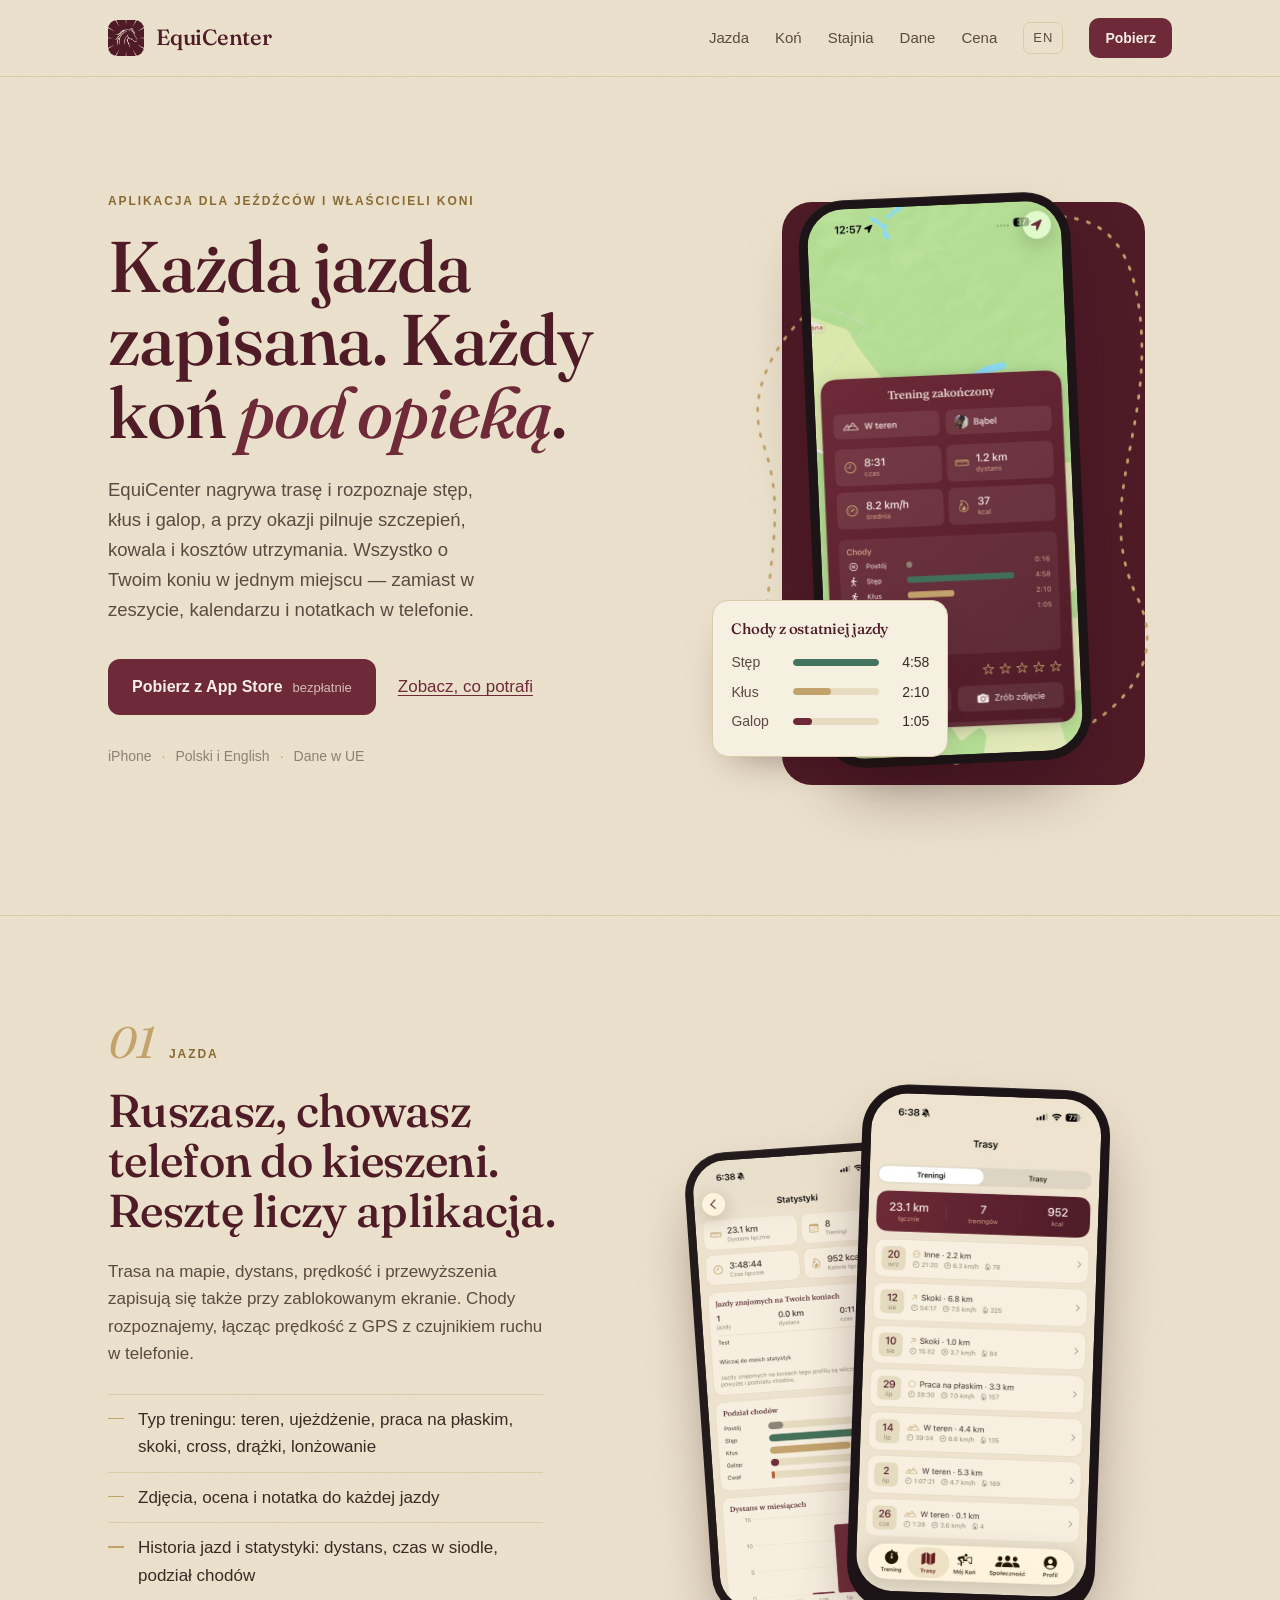
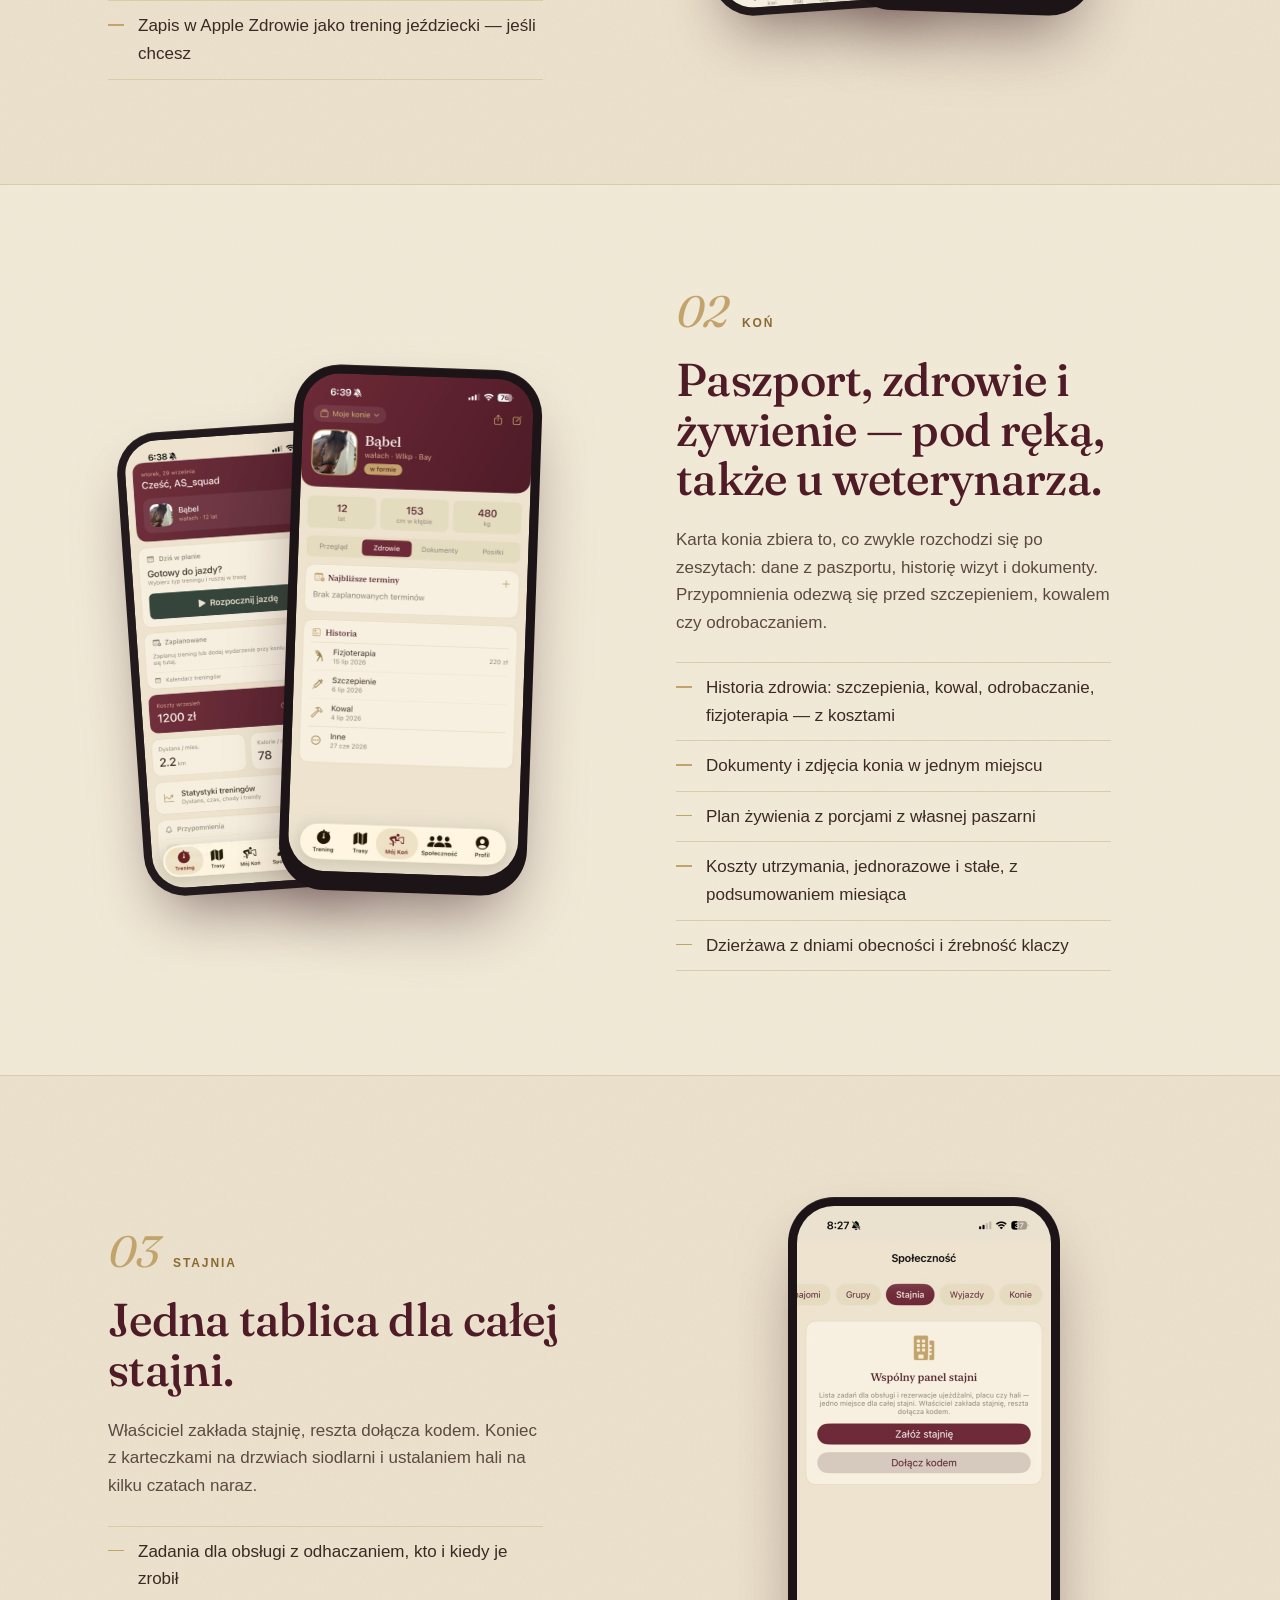
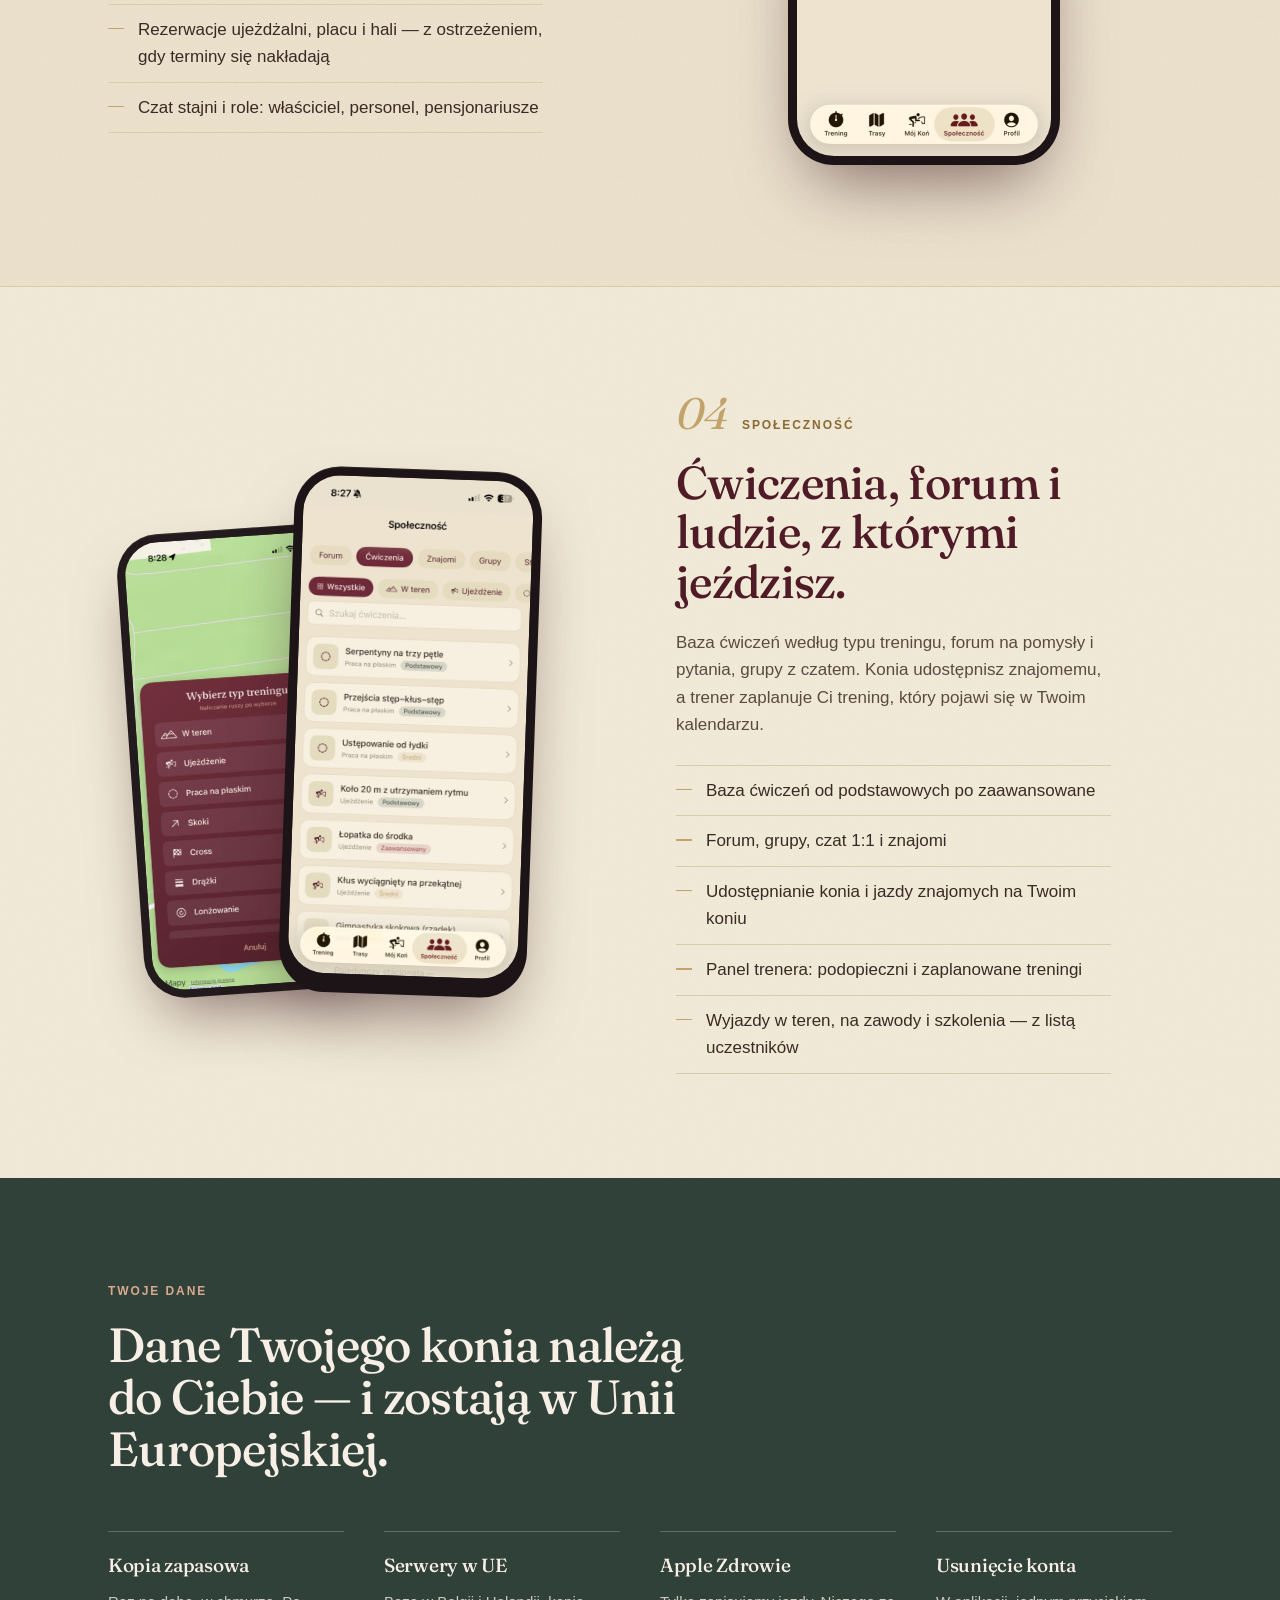
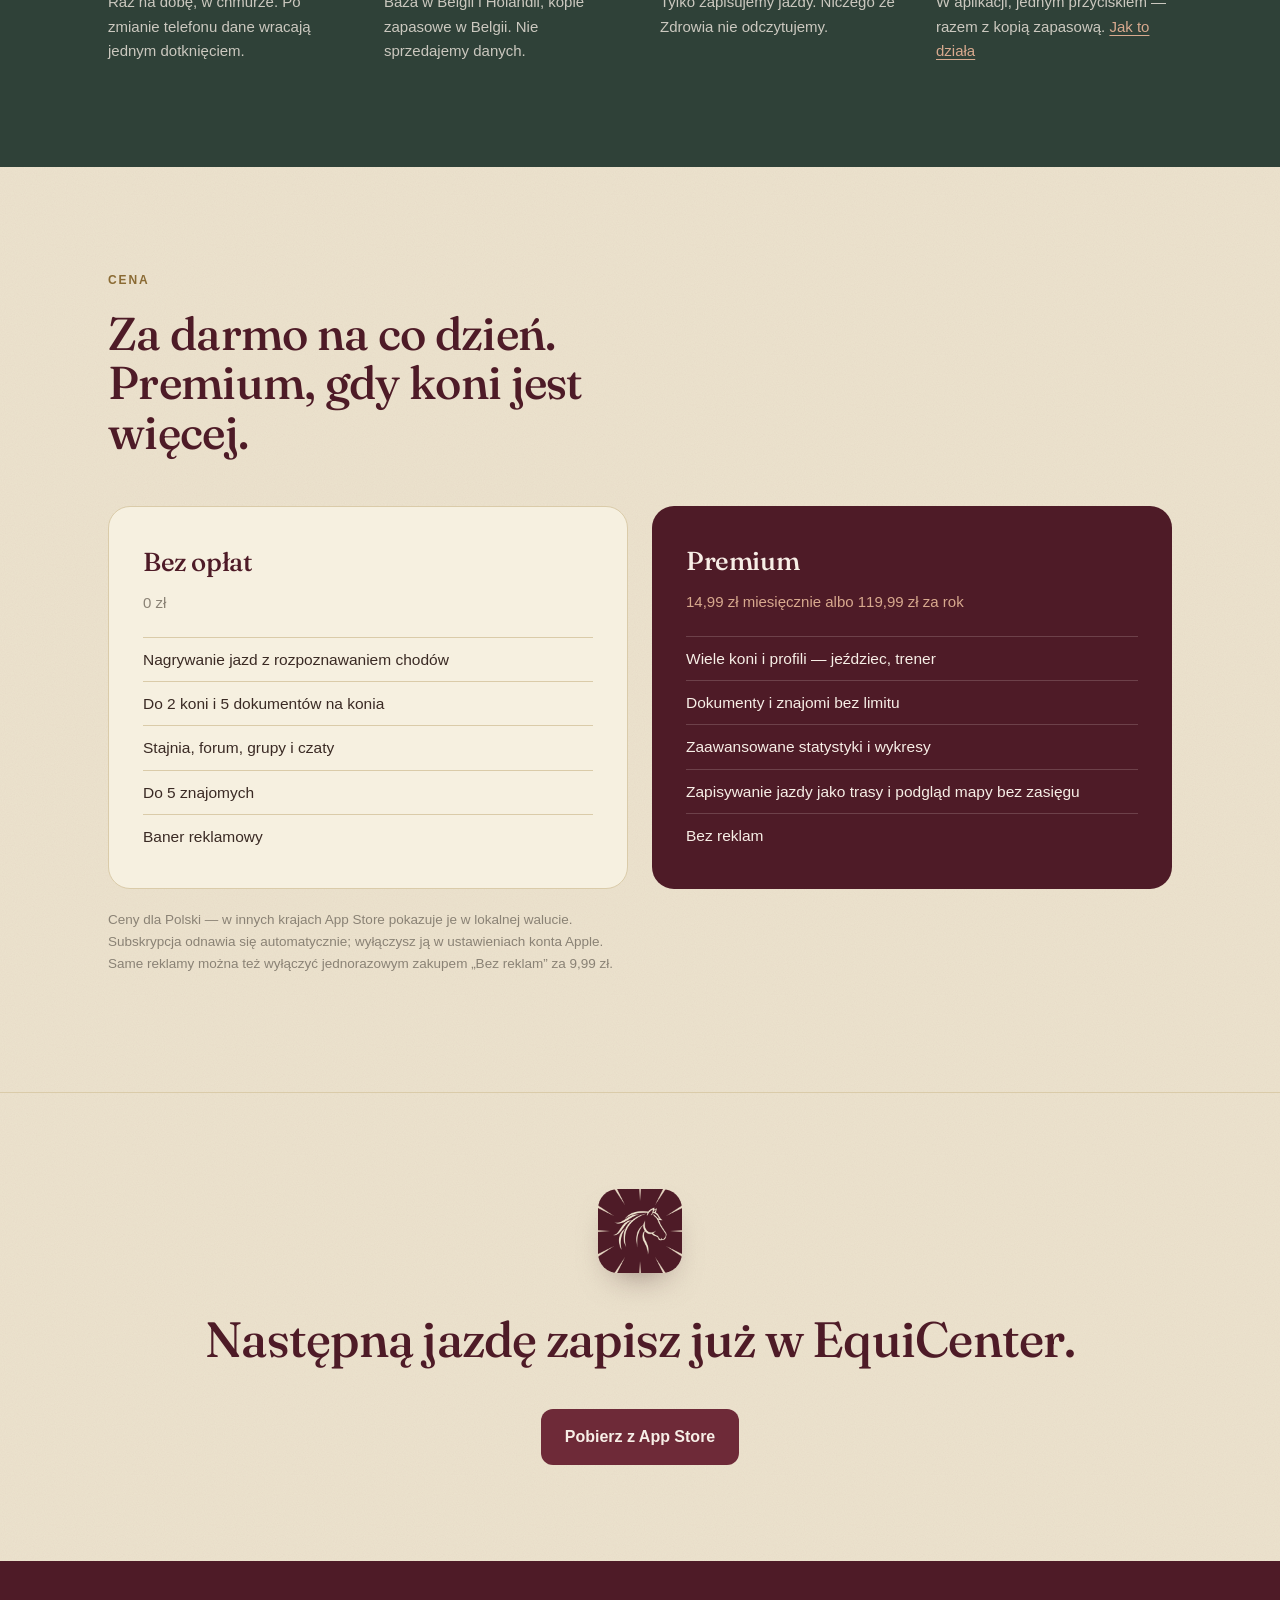
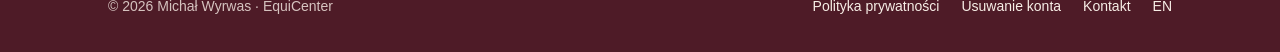
<file: index.html>
<!DOCTYPE html>
<html lang="pl">
<head>
<meta charset="utf-8">
<meta name="viewport" content="width=device-width, initial-scale=1">
<title>EquiCenter — jazdy, koń i stajnia w jednej aplikacji</title>
<meta name="description" content="Aplikacja dla jeźdźców i właścicieli koni: nagrywanie jazd z GPS i rozpoznawaniem chodów, paszport i zdrowie konia, koszty, panel stajni i społeczność.">
<meta name="theme-color" content="#4E1B27">
<link rel="canonical" href="https://montyfixx.github.io/">
<link rel="alternate" hreflang="pl" href="https://montyfixx.github.io/">
<link rel="alternate" hreflang="en" href="https://montyfixx.github.io/en/">
<meta property="og:type" content="website">
<meta property="og:title" content="EquiCenter — jazdy, koń i stajnia w jednej aplikacji">
<meta property="og:description" content="Aplikacja dla jeźdźców i właścicieli koni: nagrywanie jazd z GPS i rozpoznawaniem chodów, paszport i zdrowie konia, koszty, panel stajni i społeczność.">
<meta property="og:url" content="https://montyfixx.github.io/">
<meta property="og:image" content="https://montyfixx.github.io/img/podsumowanie-jazdy.jpg">
<meta name="twitter:card" content="summary_large_image">
<meta name="apple-itunes-app" content="app-id=6783974835">
<link rel="icon" type="image/png" href="favicon.png">
<link rel="apple-touch-icon" href="apple-touch-icon.png">
<link rel="preconnect" href="https://fonts.googleapis.com">
<link rel="preconnect" href="https://fonts.gstatic.com" crossorigin>
<link href="https://fonts.googleapis.com/css2?family=Fraunces:ital,opsz,wght@0,9..144,400..600;1,9..144,400..500&amp;display=swap" rel="stylesheet">
<link rel="stylesheet" href="style.css">
</head>
<body>

<header class="top">
  <div class="wrap">
    <a class="brand" href="./"><img src="img/ikona.png" alt="" width="36" height="36"><span>EquiCenter</span></a>
    <nav class="nav"><a href="#jazda">Jazda</a><a href="#kon">Koń</a><a href="#stajnia">Stajnia</a><a href="#dane">Dane</a><a href="#cena">Cena</a><a class="lang" href="en/" hreflang="en">EN</a><a class="btn btn-sm" href="https://apps.apple.com/pl/app/equicenter/id6783974835?l=pl">Pobierz</a></nav>
  </div>
</header>

<section class="hero">
  <div class="wrap">
    <div>
      <p class="eyebrow">Aplikacja dla jeźdźców i właścicieli koni</p>
      <h1>Każda jazda zapisana. Każdy koń <em class="accent">pod opieką</em>.</h1>
      <p class="lead">EquiCenter nagrywa trasę i rozpoznaje stęp, kłus i galop, a przy okazji pilnuje szczepień, kowala i kosztów utrzymania. Wszystko o Twoim koniu w jednym miejscu — zamiast w zeszycie, kalendarzu i notatkach w telefonie.</p>
      <div class="actions">
        <a class="btn" href="https://apps.apple.com/pl/app/equicenter/id6783974835?l=pl">Pobierz z App Store <small>bezpłatnie</small></a>
        <a href="#jazda">Zobacz, co potrafi</a>
      </div>
      <div class="facts"><span>iPhone</span><span>Polski i English</span><span>Dane w UE</span></div>
    </div>
    <div class="visual">
      <div class="plate"></div>
      <svg class="route" viewBox="0 0 400 560" preserveAspectRatio="none" aria-hidden="true">
        <path class="track" d="M58 470 C 20 390, 70 330, 40 250 S 120 90, 210 70 S 360 40, 372 140 S 330 300, 370 380 S 300 520, 210 515"/>
        <circle class="start" cx="58" cy="470" r="7"/>
        <circle class="end" cx="210" cy="515" r="6"/>
      </svg>
      <figure class="phone"><img src="img/podsumowanie-jazdy.jpg" alt="Podsumowanie jazdy w EquiCenter: czas, dystans, średnia prędkość i podział na chody" width="600" height="1298" fetchpriority="high"></figure>
      <div class="gait-card" aria-hidden="true"><h3>Chody z ostatniej jazdy</h3><div class="gait-row"><span>Stęp</span><i><b style="width:100%;background:#44735F"></b></i><span>4:58</span></div><div class="gait-row"><span>Kłus</span><i><b style="width:44%;background:#C2A36B"></b></i><span>2:10</span></div><div class="gait-row"><span>Galop</span><i><b style="width:22%;background:#6E2A38"></b></i><span>1:05</span></div></div>
    </div>
  </div>
</section>

<section class="chapter" id="jazda">
  <div class="wrap">
    <div class="text">
      <div class="num"><b>01</b><span>Jazda</span></div>
      <h2>Ruszasz, chowasz telefon do kieszeni. Resztę liczy aplikacja.</h2>
      <p>Trasa na mapie, dystans, prędkość i przewyższenia zapisują się także przy zablokowanym ekranie. Chody rozpoznajemy, łącząc prędkość z GPS z czujnikiem ruchu w telefonie.</p>
      <ul class="list"><li>Typ treningu: teren, ujeżdżenie, praca na płaskim, skoki, cross, drążki, lonżowanie</li><li>Zdjęcia, ocena i notatka do każdej jazdy</li><li>Historia jazd i statystyki: dystans, czas w siodle, podział chodów</li><li>Zapis w Apple Zdrowie jako trening jeździecki — jeśli chcesz</li></ul>
    </div>
    <div class="pair"><figure class="phone back"><img src="img/statystyki.jpg" alt="Statystyki: dystans łącznie, czas i podział chodów" width="600" height="1298" loading="lazy" decoding="async"></figure><figure class="phone front"><img src="img/historia-jazd.jpg" alt="Historia jazd z dystansem, czasem i kaloriami" width="600" height="1298" loading="lazy" decoding="async"></figure></div>
  </div>
</section>
<section class="chapter flip alt" id="kon">
  <div class="wrap">
    <div class="text">
      <div class="num"><b>02</b><span>Koń</span></div>
      <h2>Paszport, zdrowie i żywienie — pod ręką, także u weterynarza.</h2>
      <p>Karta konia zbiera to, co zwykle rozchodzi się po zeszytach: dane z paszportu, historię wizyt i dokumenty. Przypomnienia odezwą się przed szczepieniem, kowalem czy odrobaczaniem.</p>
      <ul class="list"><li>Historia zdrowia: szczepienia, kowal, odrobaczanie, fizjoterapia — z kosztami</li><li>Dokumenty i zdjęcia konia w jednym miejscu</li><li>Plan żywienia z porcjami z własnej paszarni</li><li>Koszty utrzymania, jednorazowe i stałe, z podsumowaniem miesiąca</li><li>Dzierżawa z dniami obecności i źrebność klaczy</li></ul>
    </div>
    <div class="pair"><figure class="phone back"><img src="img/ekran-glowny.jpg" alt="Ekran główny z kosztami miesiąca i dystansem" width="600" height="1298" loading="lazy" decoding="async"></figure><figure class="phone front"><img src="img/kon-zdrowie.jpg" alt="Karta konia: wzrost, waga i historia zdrowia" width="600" height="1298" loading="lazy" decoding="async"></figure></div>
  </div>
</section>
<section class="chapter" id="stajnia">
  <div class="wrap">
    <div class="text">
      <div class="num"><b>03</b><span>Stajnia</span></div>
      <h2>Jedna tablica dla całej stajni.</h2>
      <p>Właściciel zakłada stajnię, reszta dołącza kodem. Koniec z karteczkami na drzwiach siodlarni i ustalaniem hali na kilku czatach naraz.</p>
      <ul class="list"><li>Zadania dla obsługi z odhaczaniem, kto i kiedy je zrobił</li><li>Rezerwacje ujeżdżalni, placu i hali — z ostrzeżeniem, gdy terminy się nakładają</li><li>Czat stajni i role: właściciel, personel, pensjonariusze</li></ul>
    </div>
    <div class="single"><figure class="phone "><img src="img/panel-stajni.jpg" alt="Wspólny panel stajni: zakładanie i dołączanie kodem" width="600" height="1298" loading="lazy" decoding="async"></figure></div>
  </div>
</section>
<section class="chapter flip alt" id="spolecznosc">
  <div class="wrap">
    <div class="text">
      <div class="num"><b>04</b><span>Społeczność</span></div>
      <h2>Ćwiczenia, forum i ludzie, z którymi jeździsz.</h2>
      <p>Baza ćwiczeń według typu treningu, forum na pomysły i pytania, grupy z czatem. Konia udostępnisz znajomemu, a trener zaplanuje Ci trening, który pojawi się w Twoim kalendarzu.</p>
      <ul class="list"><li>Baza ćwiczeń od podstawowych po zaawansowane</li><li>Forum, grupy, czat 1:1 i znajomi</li><li>Udostępnianie konia i jazdy znajomych na Twoim koniu</li><li>Panel trenera: podopieczni i zaplanowane treningi</li><li>Wyjazdy w teren, na zawody i szkolenia — z listą uczestników</li></ul>
    </div>
    <div class="pair"><figure class="phone back"><img src="img/typy-treningu.jpg" alt="Wybór typu treningu przed jazdą" width="600" height="1298" loading="lazy" decoding="async"></figure><figure class="phone front"><img src="img/cwiczenia.jpg" alt="Baza ćwiczeń z poziomem trudności" width="600" height="1298" loading="lazy" decoding="async"></figure></div>
  </div>
</section>

<section class="data" id="dane">
  <div class="wrap">
    <p class="eyebrow">Twoje dane</p>
    <h2>Dane Twojego konia należą do Ciebie — i zostają w Unii Europejskiej.</h2>
    <div class="grid"><div><h3>Kopia zapasowa</h3><p>Raz na dobę, w chmurze. Po zmianie telefonu dane wracają jednym dotknięciem.</p></div><div><h3>Serwery w UE</h3><p>Baza w Belgii i Holandii, kopie zapasowe w Belgii. Nie sprzedajemy danych.</p></div><div><h3>Apple Zdrowie</h3><p>Tylko zapisujemy jazdy. Niczego ze Zdrowia nie odczytujemy.</p></div><div><h3>Usunięcie konta</h3><p>W aplikacji, jednym przyciskiem — razem z kopią zapasową. <a href="/equicenter-privacy/usuwanie-danych.html">Jak to działa</a></p></div></div>
  </div>
</section>

<section class="plans" id="cena">
  <div class="wrap">
    <p class="eyebrow">Cena</p>
    <h2>Za darmo na co dzień. Premium, gdy koni jest więcej.</h2>
    <div class="cols">
      <div class="plan free"><h3>Bez opłat</h3><p class="price">0 zł</p><ul><li>Nagrywanie jazd z rozpoznawaniem chodów</li><li>Do 2 koni i 5 dokumentów na konia</li><li>Stajnia, forum, grupy i czaty</li><li>Do 5 znajomych</li><li>Baner reklamowy</li></ul></div>
      <div class="plan premium"><h3>Premium</h3><p class="price">14,99 zł miesięcznie albo 119,99 zł za rok</p><ul><li>Wiele koni i profili — jeździec, trener</li><li>Dokumenty i znajomi bez limitu</li><li>Zaawansowane statystyki i wykresy</li><li>Zapisywanie jazdy jako trasy i podgląd mapy bez zasięgu</li><li>Bez reklam</li></ul></div>
    </div>
    <p class="note">Ceny dla Polski — w innych krajach App Store pokazuje je w lokalnej walucie. Subskrypcja odnawia się automatycznie; wyłączysz ją w ustawieniach konta Apple. Same reklamy można też wyłączyć jednorazowym zakupem „Bez reklam” za 9,99 zł.</p>
  </div>
</section>

<section class="closing">
  <div class="wrap">
    <img src="img/ikona.png" alt="" width="84" height="84">
    <h2>Następną jazdę zapisz już w EquiCenter.</h2>
    <a class="btn" href="https://apps.apple.com/pl/app/equicenter/id6783974835?l=pl">Pobierz z App Store</a>
  </div>
</section>

<footer>
  <div class="wrap">
    <span>© 2026 Michał Wyrwas · EquiCenter</span>
    <nav>
      <a href="/equicenter-privacy/">Polityka prywatności</a>
      <a href="/equicenter-privacy/usuwanie-danych.html">Usuwanie konta</a>
      <a href="mailto:misialyt2@gmail.com">Kontakt</a>
      <a href="en/">EN</a>
    </nav>
  </div>
</footer>

</body>
</html>
</file>
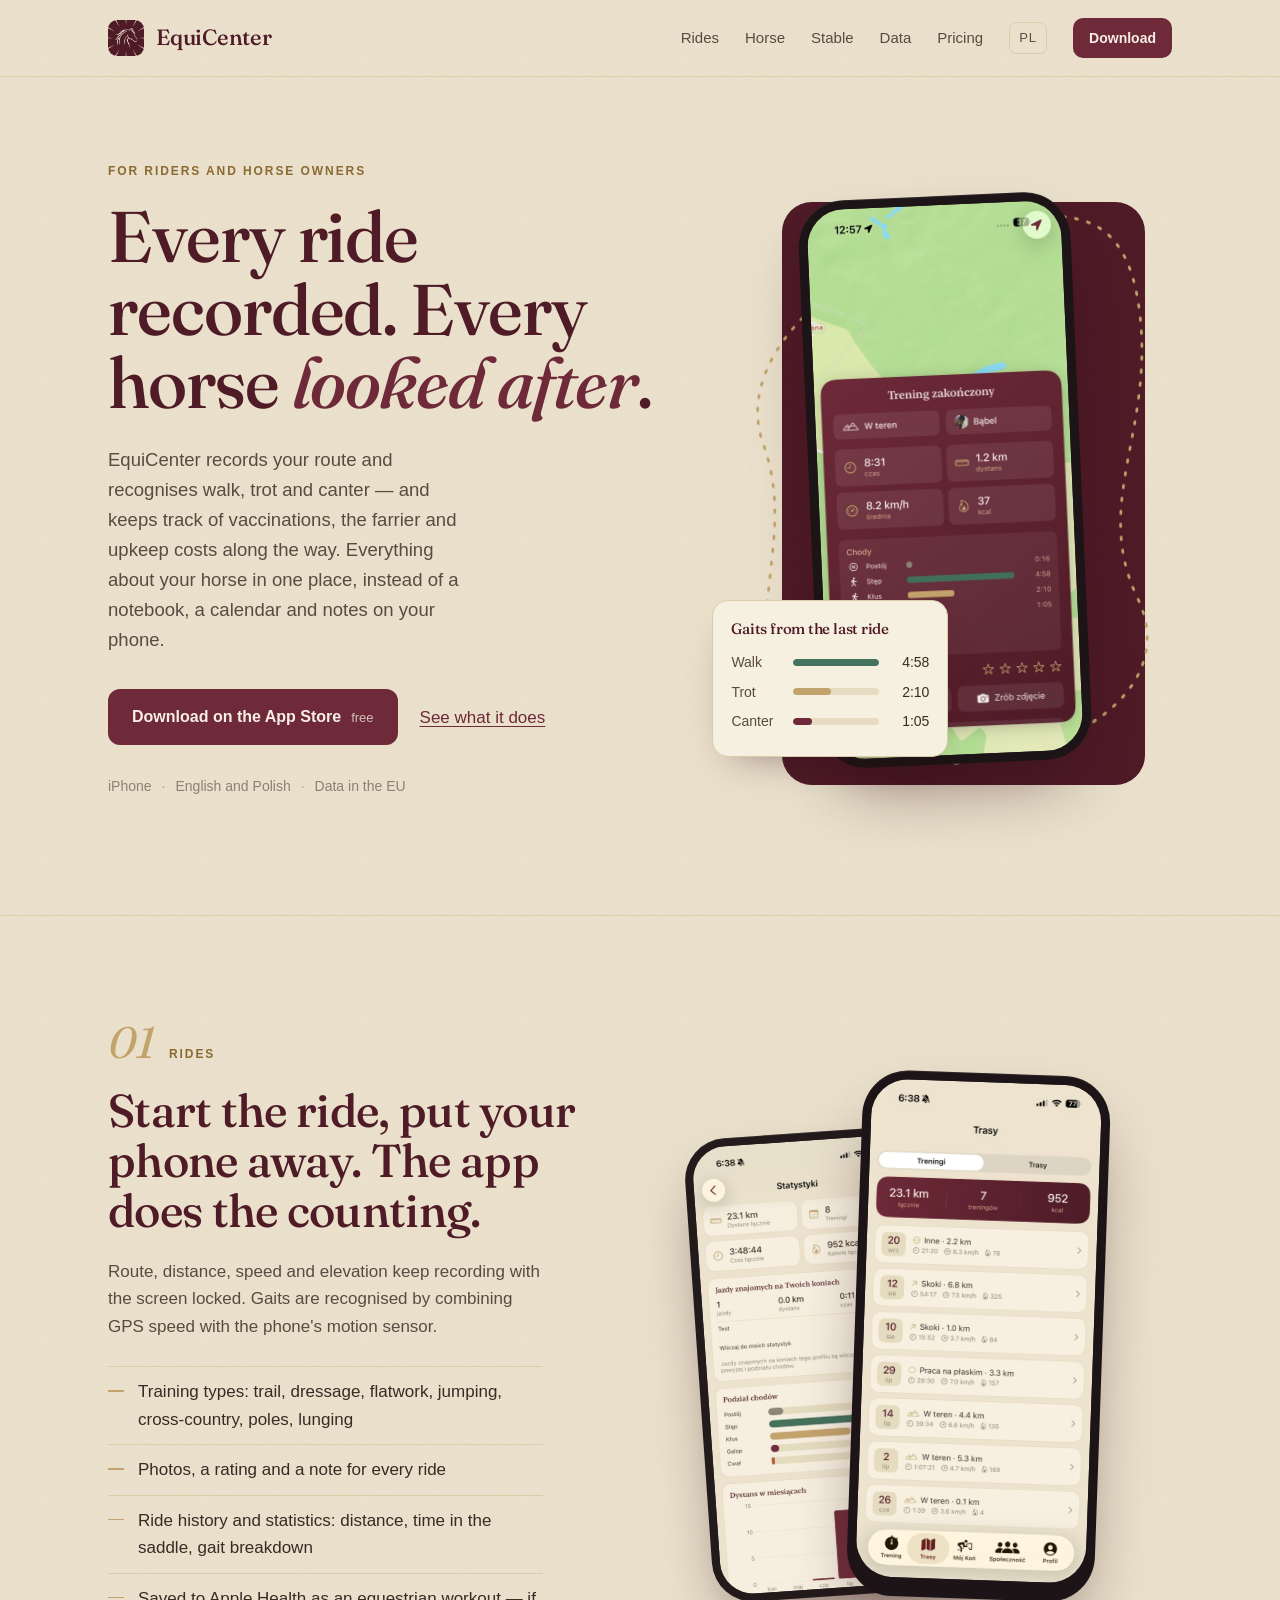
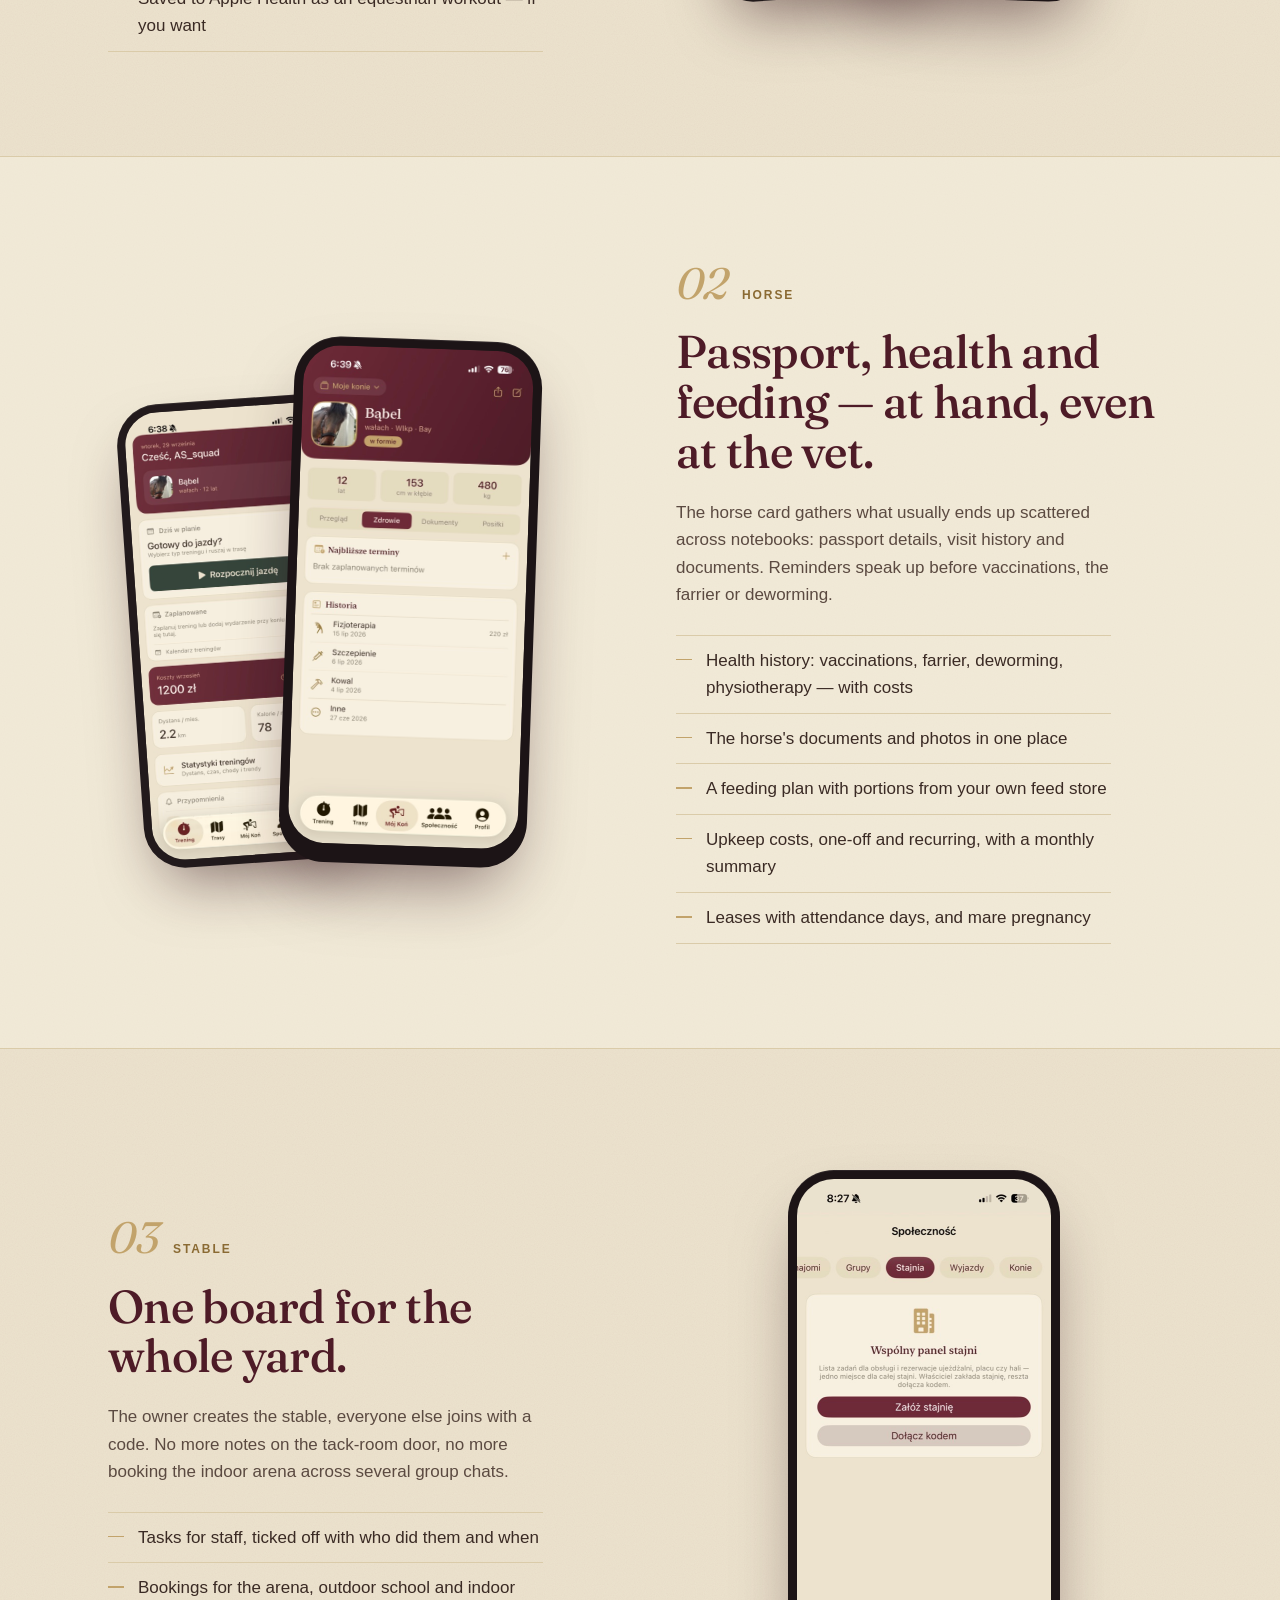
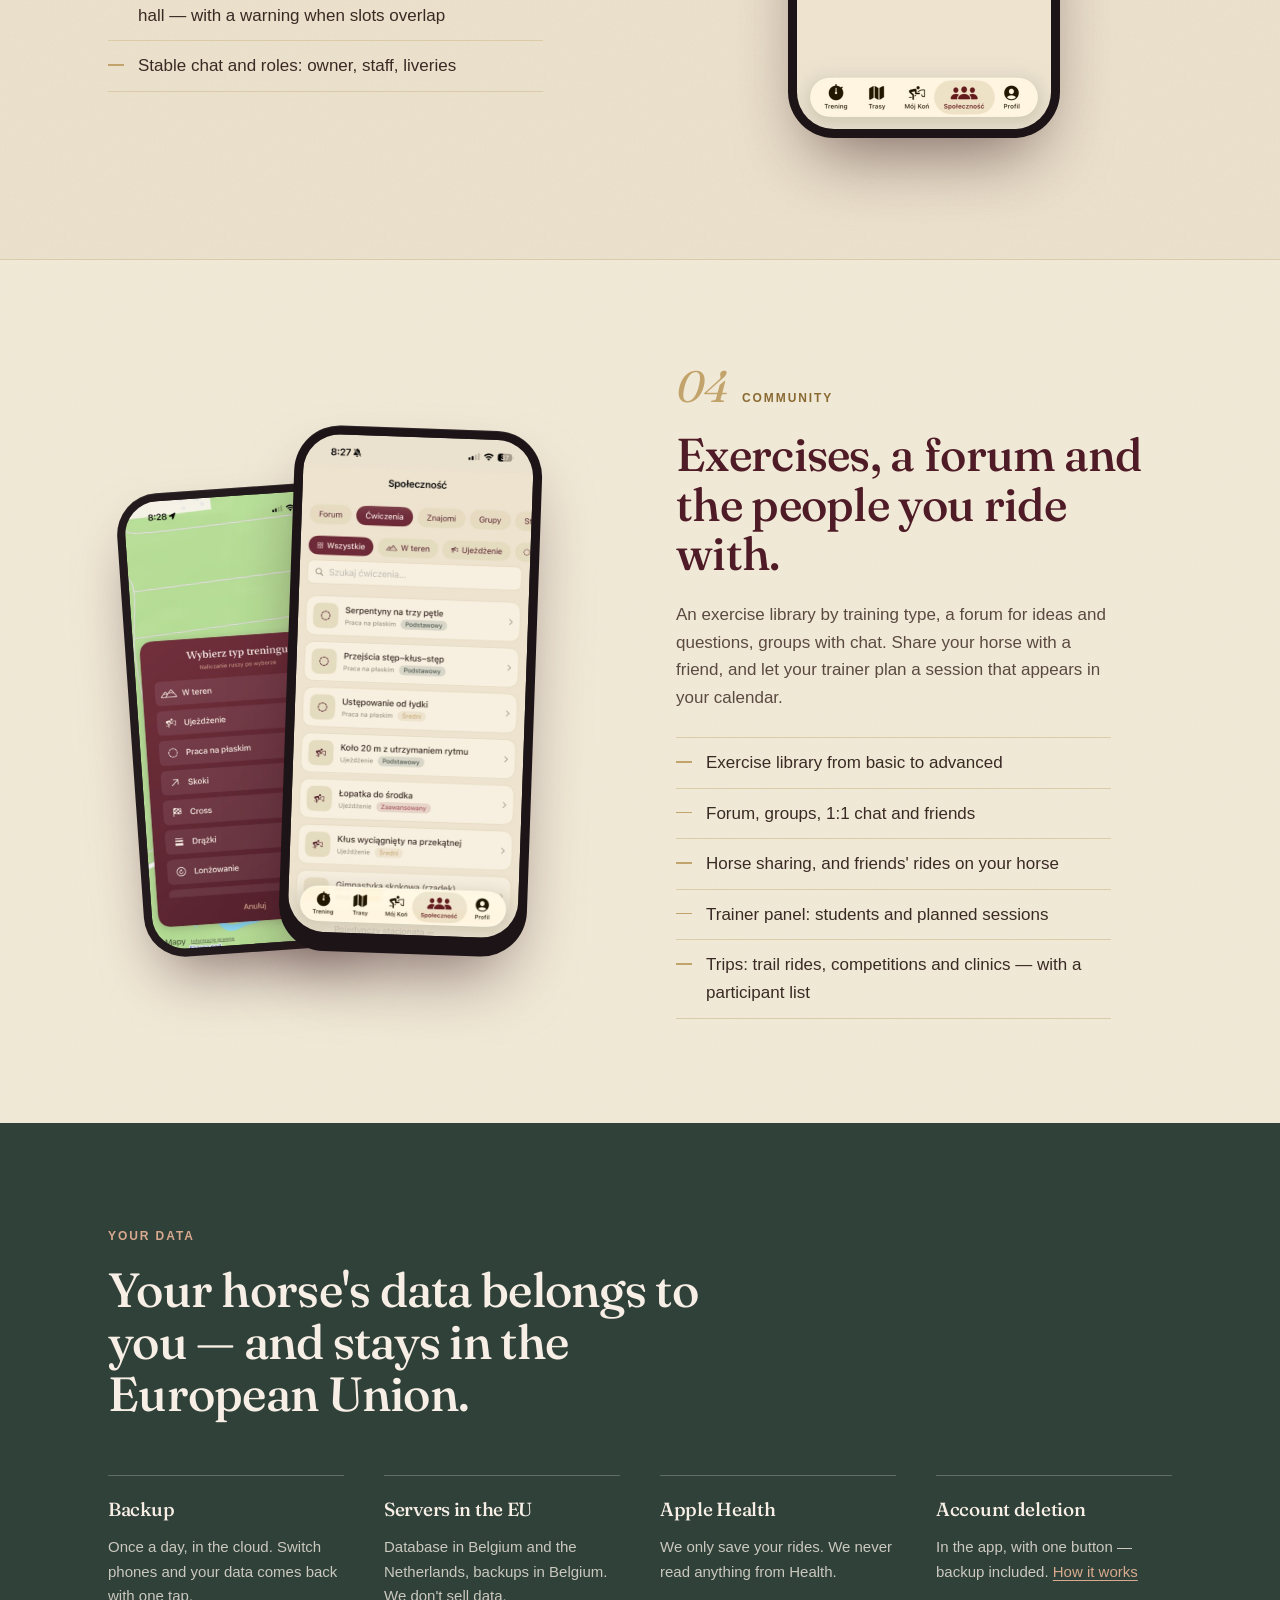
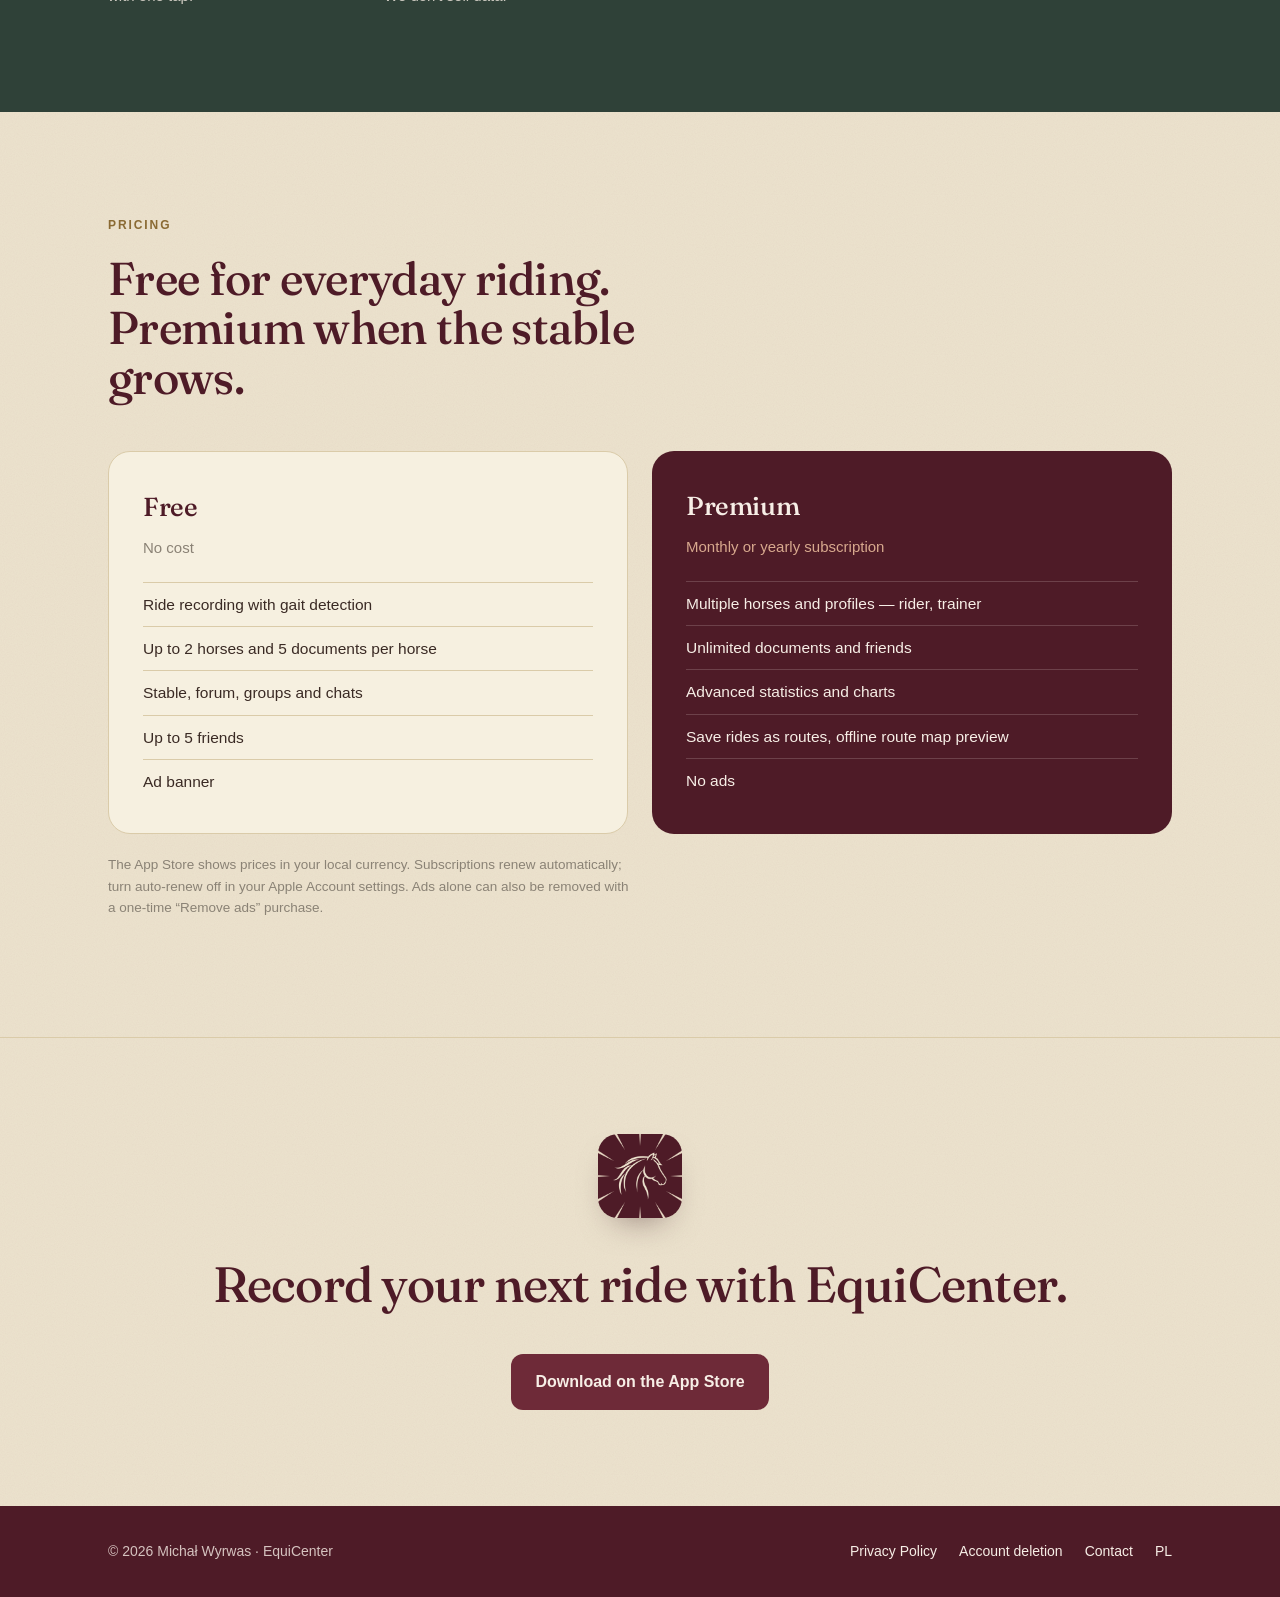
<file: en/index.html>
<!DOCTYPE html>
<html lang="en">
<head>
<meta charset="utf-8">
<meta name="viewport" content="width=device-width, initial-scale=1">
<title>EquiCenter — rides, horse and stable in one app</title>
<meta name="description" content="An app for riders and horse owners: GPS ride recording with gait detection, horse passport and health, costs, a stable panel and a riding community.">
<meta name="theme-color" content="#4E1B27">
<link rel="canonical" href="https://montyfixx.github.io/en/">
<link rel="alternate" hreflang="pl" href="https://montyfixx.github.io/">
<link rel="alternate" hreflang="en" href="https://montyfixx.github.io/en/">
<meta property="og:type" content="website">
<meta property="og:title" content="EquiCenter — rides, horse and stable in one app">
<meta property="og:description" content="An app for riders and horse owners: GPS ride recording with gait detection, horse passport and health, costs, a stable panel and a riding community.">
<meta property="og:url" content="https://montyfixx.github.io/en/">
<meta property="og:image" content="https://montyfixx.github.io/img/podsumowanie-jazdy.jpg">
<meta name="twitter:card" content="summary_large_image">
<meta name="apple-itunes-app" content="app-id=6783974835">
<link rel="icon" type="image/png" href="../favicon.png">
<link rel="apple-touch-icon" href="../apple-touch-icon.png">
<link rel="preconnect" href="https://fonts.googleapis.com">
<link rel="preconnect" href="https://fonts.gstatic.com" crossorigin>
<link href="https://fonts.googleapis.com/css2?family=Fraunces:ital,opsz,wght@0,9..144,400..600;1,9..144,400..500&amp;display=swap" rel="stylesheet">
<link rel="stylesheet" href="../style.css">
</head>
<body>

<header class="top">
  <div class="wrap">
    <a class="brand" href="../"><img src="../img/ikona.png" alt="" width="36" height="36"><span>EquiCenter</span></a>
    <nav class="nav"><a href="#ride">Rides</a><a href="#horse">Horse</a><a href="#stable">Stable</a><a href="#data">Data</a><a href="#pricing">Pricing</a><a class="lang" href="../" hreflang="pl">PL</a><a class="btn btn-sm" href="https://apps.apple.com/app/equicenter/id6783974835">Download</a></nav>
  </div>
</header>

<section class="hero">
  <div class="wrap">
    <div>
      <p class="eyebrow">For riders and horse owners</p>
      <h1>Every ride recorded. Every horse <em class="accent">looked after</em>.</h1>
      <p class="lead">EquiCenter records your route and recognises walk, trot and canter — and keeps track of vaccinations, the farrier and upkeep costs along the way. Everything about your horse in one place, instead of a notebook, a calendar and notes on your phone.</p>
      <div class="actions">
        <a class="btn" href="https://apps.apple.com/app/equicenter/id6783974835">Download on the App Store <small>free</small></a>
        <a href="#ride">See what it does</a>
      </div>
      <div class="facts"><span>iPhone</span><span>English and Polish</span><span>Data in the EU</span></div>
    </div>
    <div class="visual">
      <div class="plate"></div>
      <svg class="route" viewBox="0 0 400 560" preserveAspectRatio="none" aria-hidden="true">
        <path class="track" d="M58 470 C 20 390, 70 330, 40 250 S 120 90, 210 70 S 360 40, 372 140 S 330 300, 370 380 S 300 520, 210 515"/>
        <circle class="start" cx="58" cy="470" r="7"/>
        <circle class="end" cx="210" cy="515" r="6"/>
      </svg>
      <figure class="phone"><img src="../img/podsumowanie-jazdy.jpg" alt="EquiCenter ride summary: duration, distance, average speed and gait breakdown" width="600" height="1298" fetchpriority="high"></figure>
      <div class="gait-card" aria-hidden="true"><h3>Gaits from the last ride</h3><div class="gait-row"><span>Walk</span><i><b style="width:100%;background:#44735F"></b></i><span>4:58</span></div><div class="gait-row"><span>Trot</span><i><b style="width:44%;background:#C2A36B"></b></i><span>2:10</span></div><div class="gait-row"><span>Canter</span><i><b style="width:22%;background:#6E2A38"></b></i><span>1:05</span></div></div>
    </div>
  </div>
</section>

<section class="chapter" id="ride">
  <div class="wrap">
    <div class="text">
      <div class="num"><b>01</b><span>Rides</span></div>
      <h2>Start the ride, put your phone away. The app does the counting.</h2>
      <p>Route, distance, speed and elevation keep recording with the screen locked. Gaits are recognised by combining GPS speed with the phone's motion sensor.</p>
      <ul class="list"><li>Training types: trail, dressage, flatwork, jumping, cross-country, poles, lunging</li><li>Photos, a rating and a note for every ride</li><li>Ride history and statistics: distance, time in the saddle, gait breakdown</li><li>Saved to Apple Health as an equestrian workout — if you want</li></ul>
    </div>
    <div class="pair"><figure class="phone back"><img src="../img/statystyki.jpg" alt="Statistics: total distance, time and gait breakdown" width="600" height="1298" loading="lazy" decoding="async"></figure><figure class="phone front"><img src="../img/historia-jazd.jpg" alt="Ride history with distance, duration and calories" width="600" height="1298" loading="lazy" decoding="async"></figure></div>
  </div>
</section>
<section class="chapter flip alt" id="horse">
  <div class="wrap">
    <div class="text">
      <div class="num"><b>02</b><span>Horse</span></div>
      <h2>Passport, health and feeding — at hand, even at the vet.</h2>
      <p>The horse card gathers what usually ends up scattered across notebooks: passport details, visit history and documents. Reminders speak up before vaccinations, the farrier or deworming.</p>
      <ul class="list"><li>Health history: vaccinations, farrier, deworming, physiotherapy — with costs</li><li>The horse's documents and photos in one place</li><li>A feeding plan with portions from your own feed store</li><li>Upkeep costs, one-off and recurring, with a monthly summary</li><li>Leases with attendance days, and mare pregnancy</li></ul>
    </div>
    <div class="pair"><figure class="phone back"><img src="../img/ekran-glowny.jpg" alt="Home screen with this month's costs and distance" width="600" height="1298" loading="lazy" decoding="async"></figure><figure class="phone front"><img src="../img/kon-zdrowie.jpg" alt="Horse card: height, weight and health history" width="600" height="1298" loading="lazy" decoding="async"></figure></div>
  </div>
</section>
<section class="chapter" id="stable">
  <div class="wrap">
    <div class="text">
      <div class="num"><b>03</b><span>Stable</span></div>
      <h2>One board for the whole yard.</h2>
      <p>The owner creates the stable, everyone else joins with a code. No more notes on the tack-room door, no more booking the indoor arena across several group chats.</p>
      <ul class="list"><li>Tasks for staff, ticked off with who did them and when</li><li>Bookings for the arena, outdoor school and indoor hall — with a warning when slots overlap</li><li>Stable chat and roles: owner, staff, liveries</li></ul>
    </div>
    <div class="single"><figure class="phone "><img src="../img/panel-stajni.jpg" alt="Shared stable panel: create a stable or join with a code" width="600" height="1298" loading="lazy" decoding="async"></figure></div>
  </div>
</section>
<section class="chapter flip alt" id="community">
  <div class="wrap">
    <div class="text">
      <div class="num"><b>04</b><span>Community</span></div>
      <h2>Exercises, a forum and the people you ride with.</h2>
      <p>An exercise library by training type, a forum for ideas and questions, groups with chat. Share your horse with a friend, and let your trainer plan a session that appears in your calendar.</p>
      <ul class="list"><li>Exercise library from basic to advanced</li><li>Forum, groups, 1:1 chat and friends</li><li>Horse sharing, and friends' rides on your horse</li><li>Trainer panel: students and planned sessions</li><li>Trips: trail rides, competitions and clinics — with a participant list</li></ul>
    </div>
    <div class="pair"><figure class="phone back"><img src="../img/typy-treningu.jpg" alt="Choosing the training type before a ride" width="600" height="1298" loading="lazy" decoding="async"></figure><figure class="phone front"><img src="../img/cwiczenia.jpg" alt="Exercise library with difficulty levels" width="600" height="1298" loading="lazy" decoding="async"></figure></div>
  </div>
</section>

<section class="data" id="data">
  <div class="wrap">
    <p class="eyebrow">Your data</p>
    <h2>Your horse's data belongs to you — and stays in the European Union.</h2>
    <div class="grid"><div><h3>Backup</h3><p>Once a day, in the cloud. Switch phones and your data comes back with one tap.</p></div><div><h3>Servers in the EU</h3><p>Database in Belgium and the Netherlands, backups in Belgium. We don't sell data.</p></div><div><h3>Apple Health</h3><p>We only save your rides. We never read anything from Health.</p></div><div><h3>Account deletion</h3><p>In the app, with one button — backup included. <a href="/equicenter-privacy/usuwanie-danych.html#english">How it works</a></p></div></div>
  </div>
</section>

<section class="plans" id="pricing">
  <div class="wrap">
    <p class="eyebrow">Pricing</p>
    <h2>Free for everyday riding. Premium when the stable grows.</h2>
    <div class="cols">
      <div class="plan free"><h3>Free</h3><p class="price">No cost</p><ul><li>Ride recording with gait detection</li><li>Up to 2 horses and 5 documents per horse</li><li>Stable, forum, groups and chats</li><li>Up to 5 friends</li><li>Ad banner</li></ul></div>
      <div class="plan premium"><h3>Premium</h3><p class="price">Monthly or yearly subscription</p><ul><li>Multiple horses and profiles — rider, trainer</li><li>Unlimited documents and friends</li><li>Advanced statistics and charts</li><li>Save rides as routes, offline route map preview</li><li>No ads</li></ul></div>
    </div>
    <p class="note">The App Store shows prices in your local currency. Subscriptions renew automatically; turn auto-renew off in your Apple Account settings. Ads alone can also be removed with a one-time “Remove ads” purchase.</p>
  </div>
</section>

<section class="closing">
  <div class="wrap">
    <img src="../img/ikona.png" alt="" width="84" height="84">
    <h2>Record your next ride with EquiCenter.</h2>
    <a class="btn" href="https://apps.apple.com/app/equicenter/id6783974835">Download on the App Store</a>
  </div>
</section>

<footer>
  <div class="wrap">
    <span>© 2026 Michał Wyrwas · EquiCenter</span>
    <nav>
      <a href="/equicenter-privacy/#english">Privacy Policy</a>
      <a href="/equicenter-privacy/usuwanie-danych.html#english">Account deletion</a>
      <a href="mailto:misialyt2@gmail.com">Contact</a>
      <a href="../">PL</a>
    </nav>
  </div>
</footer>

</body>
</html>
</file>
<file: style.css>
/* EquiCenter — strona główna. Paleta i typografia wzięte z aplikacji
   (Theme.swift): bordo, krem, karmel, butelkowa zieleń, szeryfowe nagłówki. */

:root {
  --cream: #EDE3CE;
  --paper: #F6F0E0;
  --sunken: #E7DBC1;
  --hair: #DACBA9;
  --ink: #3A2A24;
  --ink-soft: #5B4A41;
  --muted: #8A8275;
  --wine: #6E2A38;
  --wine-dark: #4E1B27;
  --camel: #C2A36B;
  --camel-ink: #8A6A33;
  --forest: #2F4138;
  --rose: #D8A98E;
  --on-dark: #F7EEE6;
  --serif: "Fraunces", "Iowan Old Style", Georgia, serif;
  --sans: -apple-system, BlinkMacSystemFont, "Segoe UI", Roboto, "Helvetica Neue", Arial, sans-serif;
  --wrap: 1120px;
}

* { box-sizing: border-box; }
html { -webkit-text-size-adjust: 100%; scroll-behavior: smooth; }
body {
  margin: 0;
  background-color: var(--cream);
  /* delikatna faktura papieru — bez niej krem wygląda jak płaski kolor z ekranu */
  background-image: url("data:image/svg+xml,%3Csvg xmlns='http://www.w3.org/2000/svg' width='160' height='160'%3E%3Cfilter id='n'%3E%3CfeTurbulence type='fractalNoise' baseFrequency='.9' numOctaves='2' stitchTiles='stitch'/%3E%3CfeColorMatrix values='0 0 0 0 .23 0 0 0 0 .16 0 0 0 0 .14 0 0 0 .06 0'/%3E%3C/filter%3E%3Crect width='100%25' height='100%25' filter='url(%23n)'/%3E%3C/svg%3E");
  color: var(--ink);
  font: 17px/1.62 var(--sans);
  -webkit-font-smoothing: antialiased;
}
img { max-width: 100%; display: block; }
a { color: var(--wine); text-underline-offset: .18em; text-decoration-thickness: 1px; }
a:hover { color: var(--wine-dark); }

.wrap { max-width: var(--wrap); margin: 0 auto; padding: 0 28px; }

h1, h2, h3 {
  font-family: var(--serif);
  font-weight: 500;
  font-optical-sizing: auto;
  letter-spacing: -0.015em;
  color: var(--wine-dark);
  margin: 0;
}
em.accent { font-style: italic; color: var(--wine); }

.eyebrow {
  font-size: 12px;
  letter-spacing: .16em;
  text-transform: uppercase;
  color: var(--camel-ink);
  font-weight: 600;
  margin: 0 0 18px;
}

/* ── Pasek górny ─────────────────────────────────────────────── */
.top { border-bottom: 1px solid var(--hair); }
.top .wrap { display: flex; align-items: center; justify-content: space-between; height: 76px; }
.brand { display: flex; align-items: center; gap: 12px; text-decoration: none; color: var(--wine-dark); }
.brand img { width: 36px; height: 36px; border-radius: 9px; }
.brand span { font-family: var(--serif); font-size: 22px; font-weight: 500; letter-spacing: -0.01em; }
.nav { display: flex; align-items: center; gap: 26px; font-size: 15px; }
.nav a { color: var(--ink-soft); text-decoration: none; }
.nav a:hover { color: var(--wine); }
.nav .btn, .nav .btn:hover { color: var(--on-dark); }
.nav .lang { font-size: 13px; letter-spacing: .08em; border: 1px solid var(--hair); padding: 4px 9px; border-radius: 7px; }

.btn {
  display: inline-flex; align-items: center; gap: 10px;
  background: var(--wine); color: var(--on-dark);
  padding: 15px 24px; border-radius: 12px;
  font-weight: 600; font-size: 16px; text-decoration: none;
  transition: background .15s ease, transform .15s ease;
}
.btn:hover { background: var(--wine-dark); color: var(--on-dark); transform: translateY(-1px); }
.btn small { font-weight: 400; opacity: .75; font-size: 13px; }
.btn-sm { padding: 9px 16px; font-size: 14px; border-radius: 10px; }

/* ── Nagłówek ────────────────────────────────────────────────── */
.hero .wrap {
  display: grid; grid-template-columns: 1.1fr .9fr; gap: 56px;
  align-items: center; padding-top: 72px; padding-bottom: 104px;
}
.hero h1 { font-size: clamp(2.7rem, 5.6vw, 4.7rem); line-height: 1.02; }
.hero .lead { font-size: 1.16rem; color: var(--ink-soft); max-width: 36ch; margin: 26px 0 34px; }
.hero .actions { display: flex; align-items: center; gap: 22px; flex-wrap: wrap; }
.hero .facts { margin-top: 30px; font-size: 14px; color: var(--muted); display: flex; gap: 10px; flex-wrap: wrap; }
.hero .facts span + span::before { content: "·"; margin-right: 10px; color: var(--camel); }

.visual { position: relative; display: flex; justify-content: center; padding: 30px 0; }
.plate {
  position: absolute; inset: 8% 6% 4% 14%;
  background: var(--wine-dark); border-radius: 30px;
}
.route { position: absolute; inset: 0; width: 100%; height: 100%; overflow: visible; }
.route path {
  fill: none; stroke: var(--camel); stroke-width: 2.4; stroke-linecap: round;
  stroke-dasharray: 2 9;
}
.route .start { fill: var(--cream); stroke: var(--camel); stroke-width: 2.4; }
.route .end { fill: var(--camel); }

.phone {
  position: relative; width: 272px; padding: 9px;
  background: #1c1416; border-radius: 46px;
  box-shadow: 0 1px 0 rgba(255,255,255,.08) inset, 0 34px 70px -24px rgba(46,14,22,.6);
}
.phone img { border-radius: 37px; width: 100%; height: auto; }
.hero .phone { transform: rotate(-2.5deg); }

.gait-card {
  position: absolute; left: -6px; bottom: 54px; width: 236px;
  background: var(--paper); border: 1px solid var(--hair); border-radius: 16px;
  padding: 16px 18px; box-shadow: 0 18px 40px -22px rgba(46,14,22,.5);
  font-size: 14px;
}
.gait-card h3 { font-size: 15px; margin-bottom: 10px; color: var(--wine-dark); }
.gait-row { display: grid; grid-template-columns: 52px 1fr 40px; align-items: center; gap: 10px; margin: 7px 0; color: var(--ink-soft); }
.gait-row i { display: block; height: 7px; border-radius: 4px; background: var(--sunken); position: relative; overflow: hidden; }
.gait-row i b { position: absolute; inset: 0 auto 0 0; border-radius: 4px; }
.gait-row span:last-child { text-align: right; font-variant-numeric: tabular-nums; color: var(--ink); }

/* ── Rozdziały ───────────────────────────────────────────────── */
.chapter { border-top: 1px solid var(--hair); }
.chapter.alt { background: rgba(246, 240, 224, .55); }
.chapter .wrap {
  display: grid; grid-template-columns: 1fr 1fr; gap: 72px;
  align-items: center; padding-top: 104px; padding-bottom: 104px;
}
.chapter.flip .text { order: 2; }
.num { display: flex; align-items: baseline; gap: 14px; margin-bottom: 22px; }
.num b { font-family: var(--serif); font-style: italic; font-weight: 400; font-size: 44px; color: var(--camel); line-height: 1; }
.num span { font-size: 12px; letter-spacing: .16em; text-transform: uppercase; color: var(--camel-ink); font-weight: 600; }
.chapter h2 { font-size: clamp(2rem, 3.6vw, 2.9rem); line-height: 1.08; max-width: 16ch; }
.chapter p { color: var(--ink-soft); max-width: 46ch; margin: 22px 0 0; }
.list { list-style: none; padding: 0; margin: 26px 0 0; max-width: 46ch; }
.list li { position: relative; padding: 11px 0 11px 30px; border-top: 1px solid var(--hair); color: var(--ink); }
.list li:last-child { border-bottom: 1px solid var(--hair); }
.list li::before { content: ""; position: absolute; left: 0; top: 23px; width: 16px; height: 1.5px; background: var(--camel); }

.pair { position: relative; display: flex; justify-content: center; min-height: 560px; }
.pair .phone { width: 248px; }
.pair .phone.back { position: absolute; transform: translate(-46%, 34px) rotate(-4deg) scale(.9); opacity: .97; }
.pair .phone.front { transform: translate(22%, 0) rotate(2deg); }
.single { display: flex; justify-content: center; }

/* ── Dane ────────────────────────────────────────────────────── */
.data { background: var(--forest); color: var(--on-dark); }
.data .wrap { padding-top: 104px; padding-bottom: 104px; }
.data .eyebrow { color: var(--rose); }
.data h2 { color: var(--on-dark); font-size: clamp(2rem, 3.8vw, 3rem); max-width: 20ch; line-height: 1.08; }
.data .grid { display: grid; grid-template-columns: repeat(4, 1fr); gap: 40px; margin-top: 56px; }
.data .grid div { border-top: 1px solid rgba(247,238,230,.25); padding-top: 18px; }
.data h3 { color: var(--on-dark); font-size: 19px; margin-bottom: 10px; }
.data .grid p { margin: 0; color: rgba(247,238,230,.78); font-size: 15px; }
.data a { color: var(--rose); }

/* ── Premium ─────────────────────────────────────────────────── */
.plans .wrap { padding-top: 104px; padding-bottom: 104px; }
.plans h2 { font-size: clamp(2rem, 3.6vw, 2.9rem); max-width: 18ch; line-height: 1.08; }
.plans .cols { display: grid; grid-template-columns: 1fr 1fr; gap: 24px; margin-top: 48px; }
.plan { border-radius: 22px; padding: 34px 34px 30px; }
.plan.free { background: var(--paper); border: 1px solid var(--hair); }
.plan.premium { background: var(--wine-dark); color: var(--on-dark); }
.plan h3 { font-size: 26px; }
.plan.premium h3 { color: var(--on-dark); }
.plan .price { margin: 8px 0 22px; font-size: 15px; color: var(--muted); }
.plan.premium .price { color: var(--rose); }
.plan ul { list-style: none; margin: 0; padding: 0; }
.plan li { padding: 9px 0; border-top: 1px solid var(--hair); font-size: 15.5px; }
.plan.premium li { border-top-color: rgba(247,238,230,.18); }
.plans .note { font-size: 13.5px; color: var(--muted); margin-top: 20px; max-width: 70ch; }

/* ── Zakończenie ─────────────────────────────────────────────── */
.closing { border-top: 1px solid var(--hair); text-align: center; }
.closing .wrap { padding-top: 96px; padding-bottom: 96px; }
.closing img { width: 84px; height: 84px; border-radius: 20px; margin: 0 auto 26px; box-shadow: 0 16px 34px -18px rgba(46,14,22,.55); }
.closing h2 { font-size: clamp(2rem, 4vw, 3.1rem); margin-bottom: 30px; }

footer { background: var(--wine-dark); color: rgba(247,238,230,.8); font-size: 14px; }
footer .wrap { display: flex; justify-content: space-between; gap: 24px; flex-wrap: wrap; padding-top: 34px; padding-bottom: 34px; }
footer a { color: var(--on-dark); text-decoration: none; }
footer a:hover { color: var(--rose); }
footer nav { display: flex; gap: 22px; flex-wrap: wrap; }

/* ── Telefon / tablet ────────────────────────────────────────── */
@media (max-width: 920px) {
  .nav a:not(.lang):not(.btn) { display: none; }
  .hero .wrap, .chapter .wrap { grid-template-columns: 1fr; gap: 44px; }
  .hero .wrap { padding-top: 48px; padding-bottom: 72px; }
  .chapter .wrap { padding-top: 76px; padding-bottom: 76px; }
  .chapter.flip .text { order: 0; }
  .pair { min-height: 500px; }
  .data .grid { grid-template-columns: 1fr 1fr; }
  .plans .cols { grid-template-columns: 1fr; }
}
@media (max-width: 560px) {
  body { font-size: 16px; }
  .wrap { padding: 0 20px; }
  .top .wrap { height: 64px; }
  .nav { gap: 12px; }
  .hero .phone { width: 236px; }
  .gait-card { left: -4px; width: 210px; bottom: 30px; padding: 13px 15px; }
  .pair .phone { width: 196px; }
  .pair { min-height: 430px; }
  .data .grid { grid-template-columns: 1fr; gap: 28px; }
  .plan { padding: 26px 24px; }
  footer .wrap { flex-direction: column; }
}

/* Ślad trasy rysuje się raz przy wejściu — chyba że ktoś wyłączył animacje. */
@media (prefers-reduced-motion: no-preference) {
  .route path.track { animation: draw 2.4s ease-out both; }
  @keyframes draw { from { stroke-dashoffset: 600; opacity: 0; } to { stroke-dashoffset: 0; opacity: 1; } }
}
</file>
